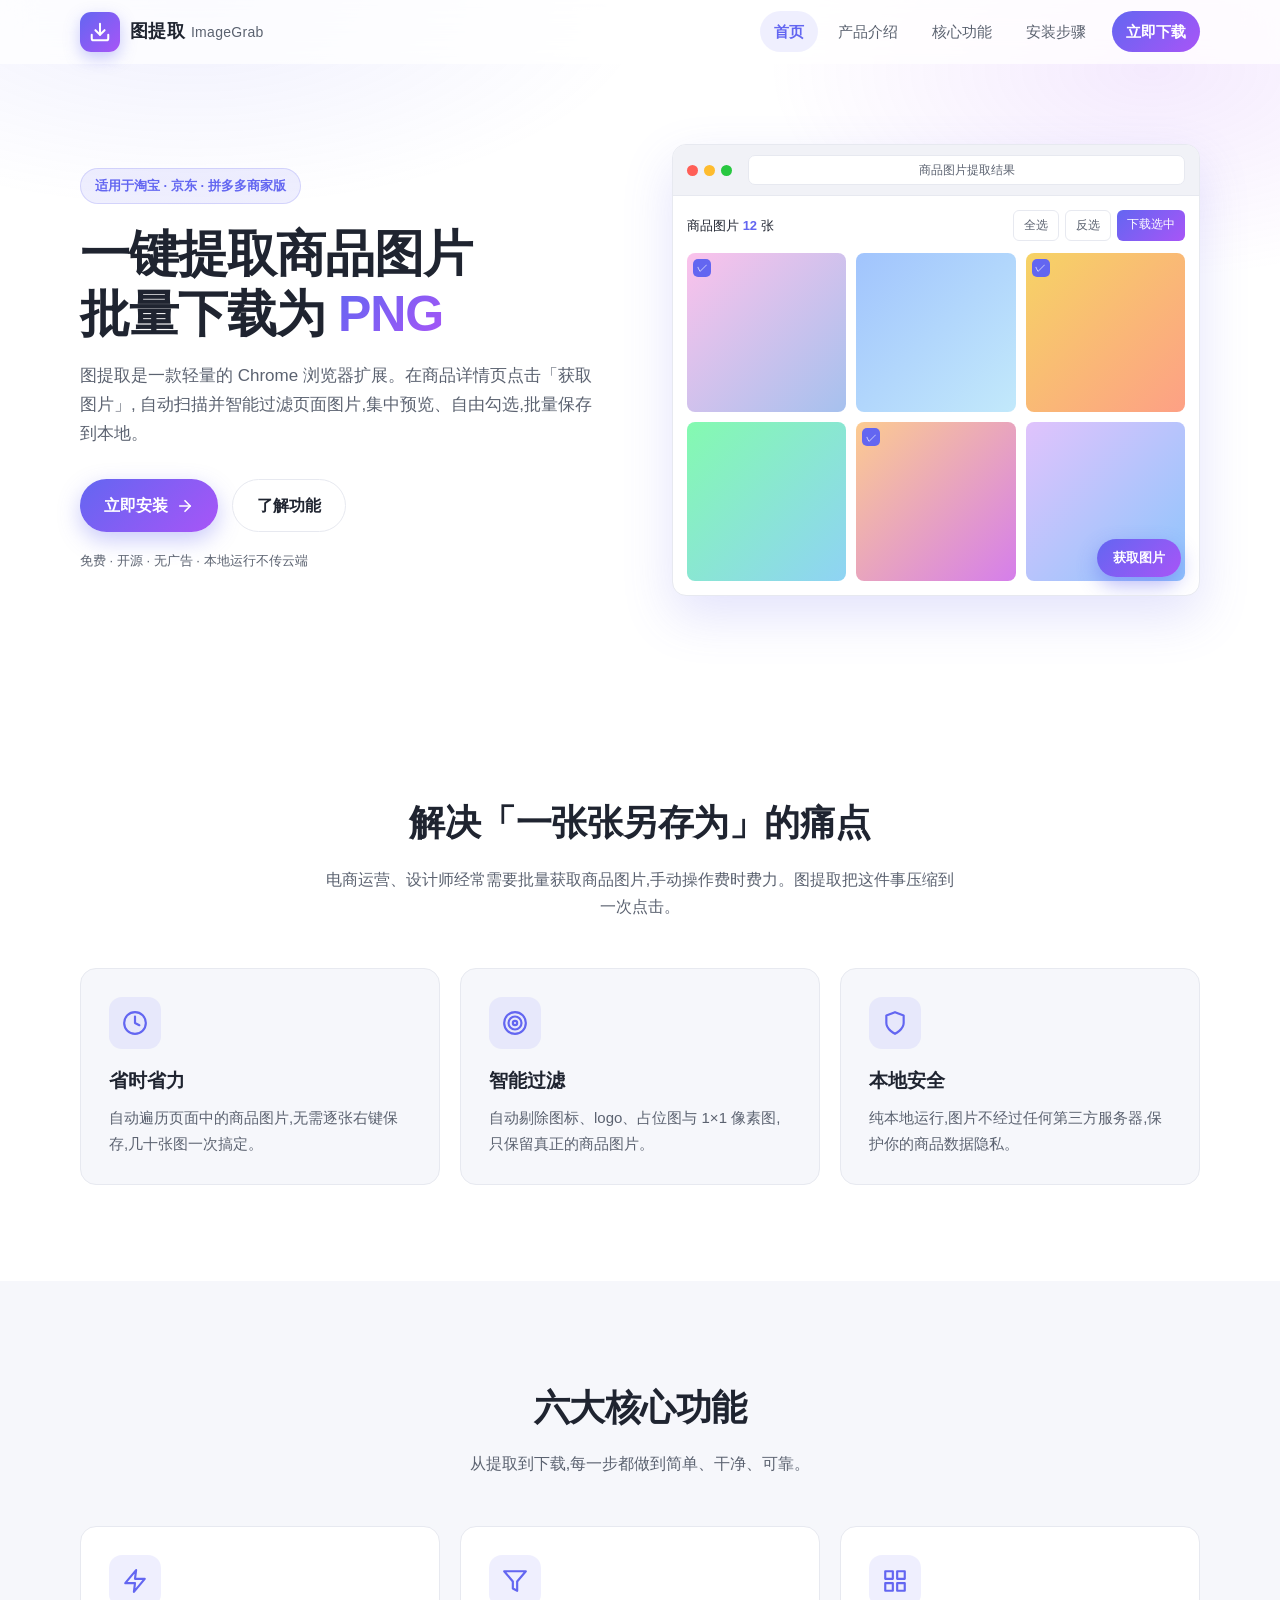
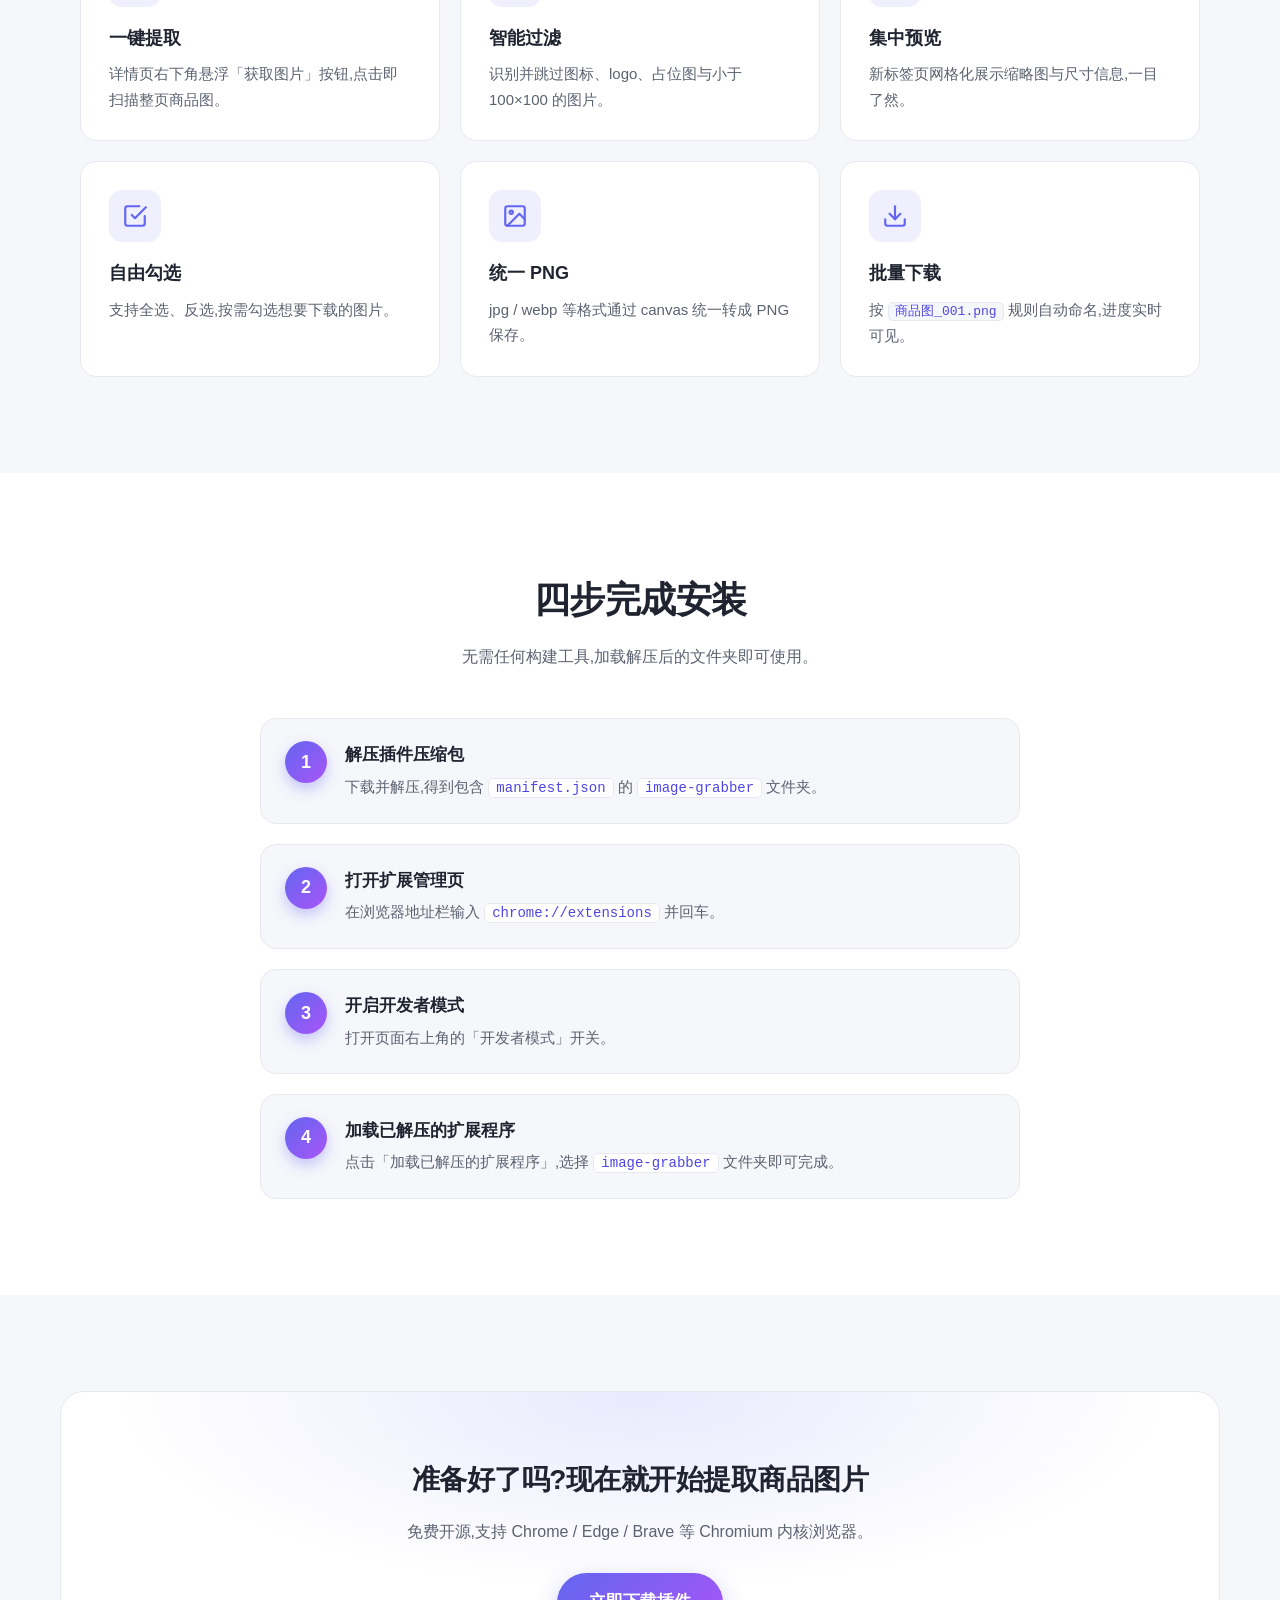
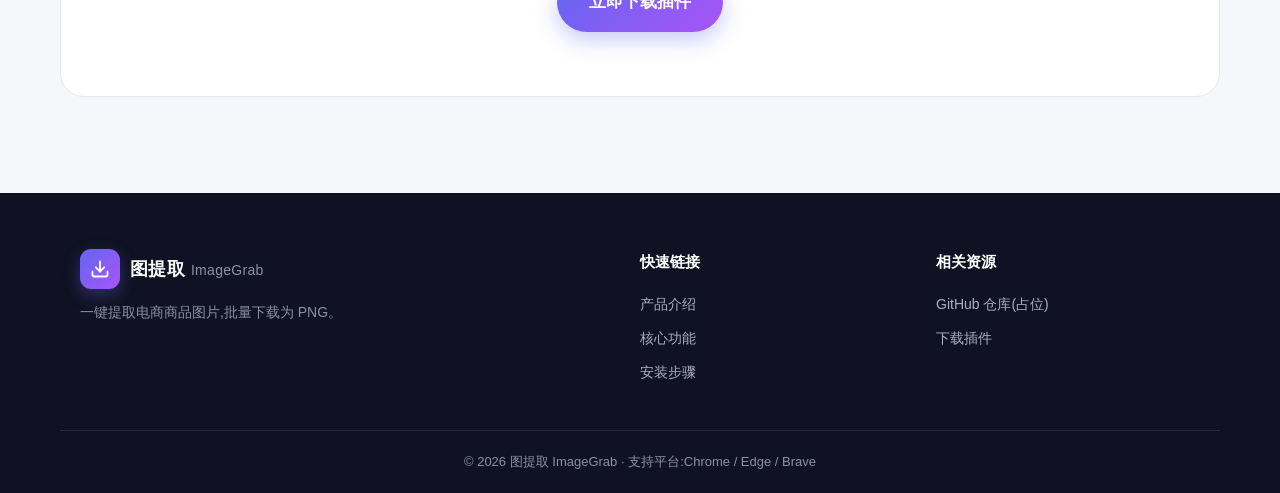
<file: docs/index.html>
<!DOCTYPE html>
<html lang="zh-CN">
<head>
  <meta charset="UTF-8">
  <meta name="viewport" content="width=device-width, initial-scale=1.0">
  <meta name="description" content="图提取 ImageGrab —— 一键提取淘宝、京东、拼多多商家版商品详情页图片,集中预览、自由勾选、批量下载为 PNG 的 Chrome 扩展。">
  <title>图提取 ImageGrab · 电商图片提取下载插件</title>
  <link rel="stylesheet" href="css/style.css">
</head>
<body>

  <!-- ===================== 顶部导航栏 ===================== -->
  <header class="navbar" id="navbar">
    <div class="container navbar-inner">
      <!-- 左侧 Logo + 产品名 -->
      <a class="brand" href="#home" aria-label="图提取 ImageGrab 首页">
        <span class="brand-logo" aria-hidden="true">
          <!-- 内联 SVG 下载图标 -->
          <svg viewBox="0 0 24 24" width="22" height="22" fill="none" stroke="currentColor" stroke-width="2.2" stroke-linecap="round" stroke-linejoin="round">
            <path d="M21 15v4a2 2 0 0 1-2 2H5a2 2 0 0 1-2-2v-4"/>
            <polyline points="7 10 12 15 17 10"/>
            <line x1="12" y1="15" x2="12" y2="3"/>
          </svg>
        </span>
        <span class="brand-name">图提取<em>ImageGrab</em></span>
      </a>

      <!-- 右侧锚点导航 -->
      <nav class="nav" id="navMenu" aria-label="主导航">
        <a href="#home" class="nav-link active">首页</a>
        <a href="#about" class="nav-link">产品介绍</a>
        <a href="#features" class="nav-link">核心功能</a>
        <a href="#install" class="nav-link">安装步骤</a>
        <a href="#download" class="nav-link nav-cta">立即下载</a>
      </nav>

      <!-- 移动端汉堡按钮 -->
      <button class="nav-toggle" id="navToggle" aria-label="打开菜单" aria-expanded="false">
        <span class="bar"></span>
        <span class="bar"></span>
        <span class="bar"></span>
      </button>
    </div>
  </header>

  <main>
    <!-- ===================== 1. Hero 首屏区 ===================== -->
    <section class="hero" id="home">
      <div class="container hero-inner">
        <div class="hero-text">
          <span class="hero-badge reveal">适用于淘宝 · 京东 · 拼多多商家版</span>
          <h1 class="hero-title reveal">一键提取商品图片<br>批量下载为 <span class="grad">PNG</span></h1>
          <p class="hero-sub reveal">
            图提取是一款轻量的 Chrome 浏览器扩展。在商品详情页点击「获取图片」,
            自动扫描并智能过滤页面图片,集中预览、自由勾选,批量保存到本地。
          </p>
          <div class="hero-actions reveal">
            <a class="btn btn-primary" href="#install">
              立即安装
              <svg viewBox="0 0 24 24" width="18" height="18" fill="none" stroke="currentColor" stroke-width="2.2" stroke-linecap="round" stroke-linejoin="round" aria-hidden="true">
                <line x1="5" y1="12" x2="19" y2="12"/><polyline points="12 5 19 12 12 19"/>
              </svg>
            </a>
            <a class="btn btn-ghost" href="#features">了解功能</a>
          </div>
          <p class="hero-note reveal">免费 · 开源 · 无广告 · 本地运行不传云端</p>
        </div>

        <!-- 插件界面示意图(纯 CSS 绘制) -->
        <div class="hero-mockup reveal">
          <div class="browser">
            <div class="browser-bar">
              <span class="dot dot-red"></span>
              <span class="dot dot-yellow"></span>
              <span class="dot dot-green"></span>
              <div class="browser-url">商品图片提取结果</div>
            </div>
            <div class="browser-body">
              <div class="mock-toolbar">
                <span class="mock-title">商品图片 <b>12</b> 张</span>
                <div class="mock-actions">
                  <span class="mock-btn">全选</span>
                  <span class="mock-btn">反选</span>
                  <span class="mock-btn mock-btn-primary">下载选中</span>
                </div>
              </div>
              <div class="mock-grid">
                <div class="mock-tile checked"><span class="tick">✓</span></div>
                <div class="mock-tile"></div>
                <div class="mock-tile checked"><span class="tick">✓</span></div>
                <div class="mock-tile"></div>
                <div class="mock-tile checked"><span class="tick">✓</span></div>
                <div class="mock-tile"></div>
              </div>
              <div class="mock-float">获取图片</div>
            </div>
          </div>
        </div>
      </div>
    </section>

    <!-- ===================== 2. 产品介绍区 ===================== -->
    <section class="about section" id="about">
      <div class="container">
        <div class="section-head reveal">
          <h2>解决「一张张另存为」的痛点</h2>
          <p>电商运营、设计师经常需要批量获取商品图片,手动操作费时费力。图提取把这件事压缩到一次点击。</p>
        </div>

        <div class="about-cards">
          <article class="about-card reveal">
            <div class="icon-box" aria-hidden="true">
              <svg viewBox="0 0 24 24" width="26" height="26" fill="none" stroke="currentColor" stroke-width="2" stroke-linecap="round" stroke-linejoin="round">
                <circle cx="12" cy="12" r="10"/><polyline points="12 6 12 12 16 14"/>
              </svg>
            </div>
            <h3>省时省力</h3>
            <p>自动遍历页面中的商品图片,无需逐张右键保存,几十张图一次搞定。</p>
          </article>

          <article class="about-card reveal">
            <div class="icon-box" aria-hidden="true">
              <svg viewBox="0 0 24 24" width="26" height="26" fill="none" stroke="currentColor" stroke-width="2" stroke-linecap="round" stroke-linejoin="round">
                <circle cx="12" cy="12" r="10"/><circle cx="12" cy="12" r="6"/><circle cx="12" cy="12" r="2"/>
              </svg>
            </div>
            <h3>智能过滤</h3>
            <p>自动剔除图标、logo、占位图与 1×1 像素图,只保留真正的商品图片。</p>
          </article>

          <article class="about-card reveal">
            <div class="icon-box" aria-hidden="true">
              <svg viewBox="0 0 24 24" width="26" height="26" fill="none" stroke="currentColor" stroke-width="2" stroke-linecap="round" stroke-linejoin="round">
                <path d="M12 22s8-4 8-10V5l-8-3-8 3v7c0 6 8 10 8 10z"/>
              </svg>
            </div>
            <h3>本地安全</h3>
            <p>纯本地运行,图片不经过任何第三方服务器,保护你的商品数据隐私。</p>
          </article>
        </div>
      </div>
    </section>

    <!-- ===================== 3. 核心功能展示区 ===================== -->
    <section class="features section" id="features">
      <div class="container">
        <div class="section-head reveal">
          <h2>六大核心功能</h2>
          <p>从提取到下载,每一步都做到简单、干净、可靠。</p>
        </div>

        <div class="features-grid">
          <article class="feature-card reveal">
            <div class="icon-box" aria-hidden="true">
              <svg viewBox="0 0 24 24" width="26" height="26" fill="none" stroke="currentColor" stroke-width="2" stroke-linecap="round" stroke-linejoin="round">
                <polygon points="13 2 3 14 12 14 11 22 21 10 12 10 13 2"/>
              </svg>
            </div>
            <h3>一键提取</h3>
            <p>详情页右下角悬浮「获取图片」按钮,点击即扫描整页商品图。</p>
          </article>

          <article class="feature-card reveal">
            <div class="icon-box" aria-hidden="true">
              <svg viewBox="0 0 24 24" width="26" height="26" fill="none" stroke="currentColor" stroke-width="2" stroke-linecap="round" stroke-linejoin="round">
                <polygon points="22 3 2 3 10 12.46 10 19 14 21 14 12.46 22 3"/>
              </svg>
            </div>
            <h3>智能过滤</h3>
            <p>识别并跳过图标、logo、占位图与小于 100×100 的图片。</p>
          </article>

          <article class="feature-card reveal">
            <div class="icon-box" aria-hidden="true">
              <svg viewBox="0 0 24 24" width="26" height="26" fill="none" stroke="currentColor" stroke-width="2" stroke-linecap="round" stroke-linejoin="round">
                <rect x="3" y="3" width="7" height="7"/><rect x="14" y="3" width="7" height="7"/>
                <rect x="14" y="14" width="7" height="7"/><rect x="3" y="14" width="7" height="7"/>
              </svg>
            </div>
            <h3>集中预览</h3>
            <p>新标签页网格化展示缩略图与尺寸信息,一目了然。</p>
          </article>

          <article class="feature-card reveal">
            <div class="icon-box" aria-hidden="true">
              <svg viewBox="0 0 24 24" width="26" height="26" fill="none" stroke="currentColor" stroke-width="2" stroke-linecap="round" stroke-linejoin="round">
                <polyline points="9 11 12 14 22 4"/><path d="M21 12v7a2 2 0 0 1-2 2H5a2 2 0 0 1-2-2V5a2 2 0 0 1 2-2h11"/>
              </svg>
            </div>
            <h3>自由勾选</h3>
            <p>支持全选、反选,按需勾选想要下载的图片。</p>
          </article>

          <article class="feature-card reveal">
            <div class="icon-box" aria-hidden="true">
              <svg viewBox="0 0 24 24" width="26" height="26" fill="none" stroke="currentColor" stroke-width="2" stroke-linecap="round" stroke-linejoin="round">
                <rect x="3" y="3" width="18" height="18" rx="2" ry="2"/><circle cx="8.5" cy="8.5" r="1.5"/><polyline points="21 15 16 10 5 21"/>
              </svg>
            </div>
            <h3>统一 PNG</h3>
            <p>jpg / webp 等格式通过 canvas 统一转成 PNG 保存。</p>
          </article>

          <article class="feature-card reveal">
            <div class="icon-box" aria-hidden="true">
              <svg viewBox="0 0 24 24" width="26" height="26" fill="none" stroke="currentColor" stroke-width="2" stroke-linecap="round" stroke-linejoin="round">
                <path d="M21 15v4a2 2 0 0 1-2 2H5a2 2 0 0 1-2-2v-4"/>
                <polyline points="7 10 12 15 17 10"/><line x1="12" y1="15" x2="12" y2="3"/>
              </svg>
            </div>
            <h3>批量下载</h3>
            <p>按 <code>商品图_001.png</code> 规则自动命名,进度实时可见。</p>
          </article>
        </div>
      </div>
    </section>

    <!-- ===================== 4. 安装步骤说明区 ===================== -->
    <section class="install section" id="install">
      <div class="container">
        <div class="section-head reveal">
          <h2>四步完成安装</h2>
          <p>无需任何构建工具,加载解压后的文件夹即可使用。</p>
        </div>

        <ol class="steps">
          <li class="step reveal">
            <span class="step-num">1</span>
            <div class="step-body">
              <h3>解压插件压缩包</h3>
              <p>下载并解压,得到包含 <code>manifest.json</code> 的 <code>image-grabber</code> 文件夹。</p>
            </div>
          </li>
          <li class="step reveal">
            <span class="step-num">2</span>
            <div class="step-body">
              <h3>打开扩展管理页</h3>
              <p>在浏览器地址栏输入 <code>chrome://extensions</code> 并回车。</p>
            </div>
          </li>
          <li class="step reveal">
            <span class="step-num">3</span>
            <div class="step-body">
              <h3>开启开发者模式</h3>
              <p>打开页面右上角的「开发者模式」开关。</p>
            </div>
          </li>
          <li class="step reveal">
            <span class="step-num">4</span>
            <div class="step-body">
              <h3>加载已解压的扩展程序</h3>
              <p>点击「加载已解压的扩展程序」,选择 <code>image-grabber</code> 文件夹即可完成。</p>
            </div>
          </li>
        </ol>
      </div>
    </section>

    <!-- ===================== 5. 底部 CTA ===================== -->
    <section class="cta section" id="download">
      <div class="container cta-inner reveal">
        <h2>准备好了吗?现在就开始提取商品图片</h2>
        <p>免费开源,支持 Chrome / Edge / Brave 等 Chromium 内核浏览器。</p>
        <a class="btn btn-primary btn-lg" href="#install">立即下载插件</a>
      </div>
    </section>
  </main>

  <!-- ===================== Footer ===================== -->
  <footer class="footer">
    <div class="container footer-inner">
      <div class="footer-brand">
        <a class="brand" href="#home">
          <span class="brand-logo" aria-hidden="true">
            <svg viewBox="0 0 24 24" width="20" height="20" fill="none" stroke="currentColor" stroke-width="2.2" stroke-linecap="round" stroke-linejoin="round">
              <path d="M21 15v4a2 2 0 0 1-2 2H5a2 2 0 0 1-2-2v-4"/>
              <polyline points="7 10 12 15 17 10"/><line x1="12" y1="15" x2="12" y2="3"/>
            </svg>
          </span>
          <span class="brand-name">图提取<em>ImageGrab</em></span>
        </a>
        <p class="footer-desc">一键提取电商商品图片,批量下载为 PNG。</p>
      </div>

      <div class="footer-links">
        <h4>快速链接</h4>
        <a href="#about">产品介绍</a>
        <a href="#features">核心功能</a>
        <a href="#install">安装步骤</a>
      </div>

      <div class="footer-links">
        <h4>相关资源</h4>
        <a href="#" aria-disabled="true" title="即将上线">GitHub 仓库(占位)</a>
        <a href="#download">下载插件</a>
      </div>
    </div>

    <div class="container footer-bottom">
      <p>© 2026 图提取 ImageGrab · 支持平台:Chrome / Edge / Brave</p>
    </div>
  </footer>

  <script src="js/main.js"></script>
</body>
</html>
</file>
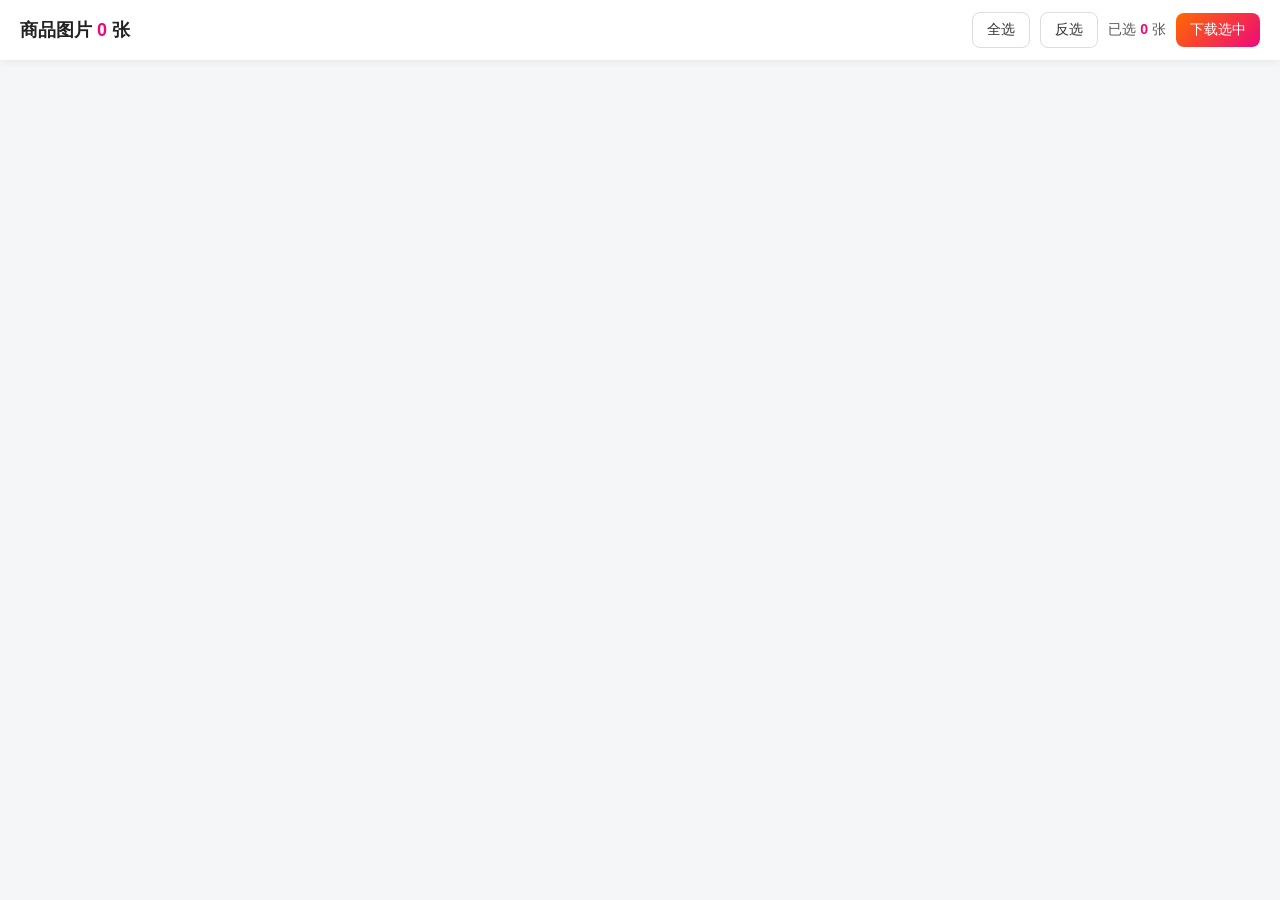
<file: gallery.html>
<!DOCTYPE html>
<html lang="zh-CN">
<head>
  <meta charset="UTF-8">
  <meta name="viewport" content="width=device-width, initial-scale=1.0">
  <title>商品图片提取结果</title>
  <link rel="stylesheet" href="gallery.css">
</head>
<body>
  <header class="toolbar">
    <div class="toolbar-inner">
      <h1 class="title">商品图片 <span id="totalCount" class="count">0</span> 张</h1>
      <div class="actions">
        <button id="btnSelectAll" class="btn">全选</button>
        <button id="btnInvert" class="btn">反选</button>
        <span class="selected-info">已选 <span id="selectedCount">0</span> 张</span>
        <button id="btnDownload" class="btn primary">下载选中</button>
      </div>
    </div>
    <div id="progressBar" class="progress hidden">
      <div class="progress-bar-bg"><div id="progressFill" class="progress-fill"></div></div>
      <span id="progressText" class="progress-text"></span>
    </div>
  </header>

  <main id="grid" class="grid"></main>
  <div id="empty" class="empty hidden">没有可展示的图片,请返回商品详情页点击「获取图片」。</div>
  <div id="toast"></div>

  <script src="gallery.js"></script>
</body>
</html>
</file>
<file: docs/css/style.css>
/* =========================================================
   style.css · 图提取 ImageGrab 官网样式
   主色调:蓝紫渐变(通过 --primary / --gradient 统一控制)
   移动优先:基础样式面向手机,再依次增强平板、桌面
   ========================================================= */

/* ---------- 主题变量 ---------- */
:root {
  /* 修改主色调只需改这两个变量,全站随之联动 */
  --primary: #6366f1;          /* 主色(靛蓝) */
  --primary-strong: #4f46e5;   /* 主色深色 */
  --accent: #a855f7;           /* 辅色(紫) */
  --gradient: linear-gradient(135deg, #6366f1 0%, #a855f7 100%);

  --bg: #ffffff;
  --bg-soft: #f6f7fb;          /* 浅灰底 */
  --text: #1f2430;
  --text-muted: #5b6270;
  --border: #e7e9f0;

  --radius: 16px;
  --radius-sm: 10px;
  --shadow: 0 8px 30px rgba(31, 36, 48, 0.08);
  --shadow-lg: 0 20px 50px rgba(99, 102, 241, 0.18);

  --nav-h: 64px;
  --max-w: 1160px;
}

/* ---------- 基础重置 ---------- */
* { margin: 0; padding: 0; box-sizing: border-box; }

html { scroll-behavior: smooth; }

body {
  font-family: -apple-system, BlinkMacSystemFont, "Segoe UI", "PingFang SC",
    "Hiragino Sans GB", "Microsoft YaHei", "Helvetica Neue", sans-serif;
  color: var(--text);
  background: var(--bg);
  line-height: 1.7;
  -webkit-font-smoothing: antialiased;
}

img, svg { display: block; }
a { text-decoration: none; color: inherit; }
button { font-family: inherit; cursor: pointer; }

/* 语义化 section 统一留白,并预留吸顶导航的锚点偏移 */
.section { padding: 72px 0; }
section[id] { scroll-margin-top: calc(var(--nav-h) + 16px); }

/* 通用容器 */
.container {
  width: 100%;
  max-width: var(--max-w);
  margin: 0 auto;
  padding: 0 20px;
}

/* 区块标题 */
.section-head {
  text-align: center;
  max-width: 640px;
  margin: 0 auto 48px;
}
.section-head h2 { font-size: 30px; font-weight: 700; letter-spacing: -0.5px; }
.section-head p { color: var(--text-muted); margin-top: 12px; font-size: 16px; }

/* 渐变色文字 */
.grad {
  background: var(--gradient);
  -webkit-background-clip: text;
  background-clip: text;
  color: transparent;
}

/* 通用按钮 */
.btn {
  display: inline-flex;
  align-items: center;
  gap: 8px;
  padding: 12px 24px;
  border-radius: 999px;
  font-size: 16px;
  font-weight: 600;
  transition: transform 0.2s ease, box-shadow 0.2s ease, background 0.2s ease;
}
.btn-primary {
  background: var(--gradient);
  color: #fff;
  box-shadow: 0 8px 22px rgba(99, 102, 241, 0.35);
}
.btn-primary:hover { transform: translateY(-2px); box-shadow: 0 12px 28px rgba(99, 102, 241, 0.45); }
.btn-ghost {
  background: #fff;
  color: var(--text);
  border: 1px solid var(--border);
}
.btn-ghost:hover { border-color: var(--primary); color: var(--primary); }
.btn-lg { padding: 15px 32px; font-size: 17px; }

/* ---------- 滚动进入视口动画 ---------- */
/* 仅在 JS 可用时隐藏初始状态,避免无 JS 时内容不可见 */
.js .reveal {
  opacity: 0;
  transform: translateY(26px);
  transition: opacity 0.6s ease, transform 0.6s ease;
}
.js .reveal.visible { opacity: 1; transform: none; }

/* =========================================================
   顶部导航栏
   ========================================================= */
.navbar {
  position: fixed;
  top: 0;
  left: 0;
  right: 0;
  z-index: 100;
  height: var(--nav-h);
  background: rgba(255, 255, 255, 0.75);
  backdrop-filter: saturate(180%) blur(16px);
  -webkit-backdrop-filter: saturate(180%) blur(16px);
  border-bottom: 1px solid transparent;
  transition: box-shadow 0.25s ease, border-color 0.25s ease;
}
/* 滚动后加强毛玻璃阴影 */
.navbar.scrolled {
  border-bottom-color: var(--border);
  box-shadow: 0 6px 24px rgba(31, 36, 48, 0.06);
}

.navbar-inner {
  height: 100%;
  display: flex;
  align-items: center;
  justify-content: space-between;
}

.brand { display: inline-flex; align-items: center; gap: 10px; }
.brand-logo {
  width: 40px;
  height: 40px;
  border-radius: 11px;
  background: var(--gradient);
  color: #fff;
  display: flex;
  align-items: center;
  justify-content: center;
  box-shadow: 0 6px 16px rgba(99, 102, 241, 0.35);
}
.brand-name { font-size: 18px; font-weight: 700; letter-spacing: 0.3px; }
.brand-name em { font-style: normal; font-weight: 500; color: var(--text-muted); margin-left: 6px; font-size: 14px; }

/* 桌面端导航链接 */
.nav { display: flex; align-items: center; gap: 6px; }
.nav-link {
  padding: 8px 14px;
  border-radius: 999px;
  font-size: 15px;
  color: var(--text-muted);
  transition: color 0.2s, background 0.2s;
}
.nav-link:hover { color: var(--primary); }
.nav-link.active { color: var(--primary); background: rgba(99, 102, 241, 0.1); font-weight: 600; }
.nav-link.nav-cta {
  margin-left: 6px;
  background: var(--gradient);
  color: #fff;
  font-weight: 600;
}
.nav-link.nav-cta:hover { color: #fff; box-shadow: 0 6px 16px rgba(99, 102, 241, 0.35); }

/* 汉堡按钮(默认隐藏,移动端显示) */
.nav-toggle {
  display: none;
  flex-direction: column;
  gap: 5px;
  background: none;
  border: none;
  padding: 6px;
}
.nav-toggle .bar {
  width: 24px;
  height: 2px;
  background: var(--text);
  border-radius: 2px;
  transition: transform 0.3s ease, opacity 0.3s ease;
}
/* 打开状态,三横变 X */
.nav-toggle.active .bar:nth-child(1) { transform: translateY(7px) rotate(45deg); }
.nav-toggle.active .bar:nth-child(2) { opacity: 0; }
.nav-toggle.active .bar:nth-child(3) { transform: translateY(-7px) rotate(-45deg); }

/* =========================================================
   Hero 首屏区
   ========================================================= */
.hero {
  padding: calc(var(--nav-h) + 56px) 0 72px;
  background:
    radial-gradient(60% 50% at 15% 0%, rgba(99, 102, 241, 0.10), transparent 60%),
    radial-gradient(50% 50% at 90% 10%, rgba(168, 85, 247, 0.12), transparent 60%),
    var(--bg);
  overflow: hidden;
}
.hero-inner {
  display: flex;
  flex-direction: column;
  align-items: center;
  gap: 48px;
}
.hero-text { text-align: center; max-width: 620px; }

.hero-badge {
  display: inline-block;
  padding: 6px 14px;
  border-radius: 999px;
  font-size: 13px;
  font-weight: 600;
  color: var(--primary);
  background: rgba(99, 102, 241, 0.1);
  border: 1px solid rgba(99, 102, 241, 0.2);
  margin-bottom: 20px;
}
.hero-title {
  font-size: 38px;
  font-weight: 800;
  letter-spacing: -1px;
  line-height: 1.2;
}
.hero-sub {
  color: var(--text-muted);
  font-size: 17px;
  margin-top: 18px;
}
.hero-actions {
  display: flex;
  justify-content: center;
  flex-wrap: wrap;
  gap: 14px;
  margin-top: 30px;
}
.hero-note { margin-top: 18px; font-size: 13px; color: var(--text-muted); }

/* 插件界面示意图 */
.hero-mockup { width: 100%; max-width: 560px; }
.browser {
  background: #fff;
  border-radius: 14px;
  box-shadow: var(--shadow-lg);
  overflow: hidden;
  border: 1px solid var(--border);
}
.browser-bar {
  display: flex;
  align-items: center;
  gap: 6px;
  padding: 10px 14px;
  background: #f1f2f7;
  border-bottom: 1px solid var(--border);
}
.dot { width: 11px; height: 11px; border-radius: 50%; }
.dot-red { background: #ff5f57; }
.dot-yellow { background: #febc2e; }
.dot-green { background: #28c840; }
.browser-url {
  flex: 1;
  margin-left: 10px;
  background: #fff;
  border: 1px solid var(--border);
  border-radius: 7px;
  padding: 4px 12px;
  font-size: 12px;
  color: var(--text-muted);
  text-align: center;
}
.browser-body { position: relative; padding: 14px; }

.mock-toolbar {
  display: flex;
  align-items: center;
  justify-content: space-between;
  gap: 8px;
  flex-wrap: wrap;
  margin-bottom: 12px;
}
.mock-title { font-size: 13px; color: var(--text); }
.mock-title b { color: var(--primary); }
.mock-actions { display: flex; gap: 6px; }
.mock-btn {
  font-size: 12px;
  padding: 4px 10px;
  border: 1px solid var(--border);
  border-radius: 6px;
  color: var(--text-muted);
}
.mock-btn-primary { background: var(--gradient); color: #fff; border: none; }

/* 示意图中的缩略图网格 */
.mock-grid {
  display: grid;
  grid-template-columns: repeat(3, 1fr);
  gap: 10px;
}
.mock-tile {
  aspect-ratio: 1 / 1;
  border-radius: 8px;
  position: relative;
  /* 用不同渐变色块模拟图片 */
  background: linear-gradient(135deg, #fbc2eb, #a6c1ee);
}
.mock-tile:nth-child(2) { background: linear-gradient(135deg, #a1c4fd, #c2e9fb); }
.mock-tile:nth-child(3) { background: linear-gradient(135deg, #f6d365, #fda085); }
.mock-tile:nth-child(4) { background: linear-gradient(135deg, #84fab0, #8fd3f4); }
.mock-tile:nth-child(5) { background: linear-gradient(135deg, #fccb90, #d57eeb); }
.mock-tile:nth-child(6) { background: linear-gradient(135deg, #e0c3fc, #8ec5fc); }
.mock-tile .tick {
  position: absolute;
  top: 6px;
  left: 6px;
  width: 18px;
  height: 18px;
  border-radius: 5px;
  background: var(--primary);
  color: #fff;
  font-size: 11px;
  display: flex;
  align-items: center;
  justify-content: center;
}

/* 示意图右下角悬浮按钮 */
.mock-float {
  position: absolute;
  right: 18px;
  bottom: 18px;
  padding: 8px 16px;
  border-radius: 999px;
  background: var(--gradient);
  color: #fff;
  font-size: 13px;
  font-weight: 600;
  box-shadow: 0 8px 20px rgba(99, 102, 241, 0.45);
}

/* =========================================================
   产品介绍区
   ========================================================= */
.about { background: var(--bg); }
.about-cards {
  display: grid;
  grid-template-columns: 1fr;
  gap: 20px;
}
.about-card {
  background: var(--bg-soft);
  border: 1px solid var(--border);
  border-radius: var(--radius);
  padding: 28px;
  transition: transform 0.2s ease, box-shadow 0.2s ease;
}
.about-card:hover { transform: translateY(-4px); box-shadow: var(--shadow); }
.about-card h3 { font-size: 19px; margin: 16px 0 8px; }
.about-card p { color: var(--text-muted); font-size: 15px; }

/* 图标容器(通用) */
.icon-box {
  width: 52px;
  height: 52px;
  border-radius: 13px;
  background: rgba(99, 102, 241, 0.1);
  color: var(--primary);
  display: flex;
  align-items: center;
  justify-content: center;
}

/* =========================================================
   核心功能展示区
   ========================================================= */
.features { background: var(--bg-soft); }
.features-grid {
  display: grid;
  grid-template-columns: 1fr;
  gap: 20px;
}
.feature-card {
  background: #fff;
  border: 1px solid var(--border);
  border-radius: var(--radius);
  padding: 28px;
  transition: transform 0.2s ease, box-shadow 0.2s ease;
}
.feature-card:hover { transform: translateY(-4px); box-shadow: var(--shadow-lg); }
.feature-card h3 { font-size: 18px; margin: 16px 0 8px; }
.feature-card p { color: var(--text-muted); font-size: 15px; }
.feature-card code {
  font-family: ui-monospace, "SFMono-Regular", Consolas, "Liberation Mono", monospace;
  background: var(--bg-soft);
  border: 1px solid var(--border);
  border-radius: 5px;
  padding: 1px 6px;
  font-size: 13px;
  color: var(--primary-strong);
}

/* =========================================================
   安装步骤区
   ========================================================= */
.install { background: var(--bg); }
.steps {
  list-style: none;
  display: flex;
  flex-direction: column;
  gap: 20px;
  max-width: 760px;
  margin: 0 auto;
}
.step {
  display: flex;
  gap: 18px;
  align-items: flex-start;
  background: var(--bg-soft);
  border: 1px solid var(--border);
  border-radius: var(--radius);
  padding: 22px 24px;
}
.step-num {
  flex: none;
  width: 42px;
  height: 42px;
  border-radius: 50%;
  background: var(--gradient);
  color: #fff;
  font-size: 18px;
  font-weight: 700;
  display: flex;
  align-items: center;
  justify-content: center;
  box-shadow: 0 6px 14px rgba(99, 102, 241, 0.35);
}
.step-body h3 { font-size: 17px; margin-bottom: 4px; }
.step-body p { color: var(--text-muted); font-size: 15px; }
.step code {
  font-family: ui-monospace, "SFMono-Regular", Consolas, "Liberation Mono", monospace;
  background: #fff;
  border: 1px solid var(--border);
  border-radius: 5px;
  padding: 1px 7px;
  font-size: 14px;
  color: var(--primary-strong);
  word-break: break-all;
}

/* =========================================================
   底部 CTA
   ========================================================= */
.cta { background: var(--bg-soft); }
.cta-inner {
  text-align: center;
  padding: 64px 24px;
  border-radius: 24px;
  background:
    radial-gradient(70% 100% at 50% 0%, rgba(99, 102, 241, 0.14), transparent 65%),
    #fff;
  border: 1px solid var(--border);
}
.cta-inner h2 { font-size: 28px; font-weight: 800; letter-spacing: -0.5px; }
.cta-inner p { color: var(--text-muted); margin: 14px 0 28px; font-size: 16px; }

/* =========================================================
   Footer
   ========================================================= */
.footer { background: #101223; color: #cfd3e0; padding: 56px 0 0; }
.footer-inner {
  display: grid;
  grid-template-columns: 1fr;
  gap: 32px;
  padding-bottom: 40px;
}
.footer .brand-name { color: #fff; }
.footer .brand-name em { color: #8b90a3; }
.footer-desc { color: #8b90a3; margin-top: 12px; font-size: 14px; }

.footer-links h4 { color: #fff; font-size: 15px; margin-bottom: 14px; }
.footer-links a {
  display: block;
  color: #aab0c0;
  font-size: 14px;
  padding: 5px 0;
  transition: color 0.2s;
}
.footer-links a:hover { color: #fff; }

.footer-bottom {
  border-top: 1px solid rgba(255, 255, 255, 0.1);
  padding: 20px;
  text-align: center;
}
.footer-bottom p { color: #8b90a3; font-size: 13px; }

/* =========================================================
   响应式断点
   ========================================================= */

/* 平板(≥768px):双列布局 */
@media (min-width: 768px) {
  .section { padding: 96px 0; }
  .section-head h2 { font-size: 36px; }
  .about-cards { grid-template-columns: repeat(3, 1fr); }
  .features-grid { grid-template-columns: repeat(2, 1fr); }
  .hero-title { font-size: 50px; }
  .footer-inner { grid-template-columns: 2fr 1fr 1fr; }
}

/* 桌面(≥1024px):三列布局 + 更大的 Hero 排版 */
@media (min-width: 1024px) {
  .features-grid { grid-template-columns: repeat(3, 1fr); }
  .hero { padding: calc(var(--nav-h) + 80px) 0 100px; }
  .hero-inner {
    flex-direction: row;
    text-align: left;
    gap: 64px;
  }
  .hero-text { text-align: left; flex: 1; max-width: 560px; }
  .hero-actions { justify-content: flex-start; }
  .hero-mockup { flex: 1; max-width: none; }
}

/* 移动端(<768px):汉堡菜单展开 */
@media (max-width: 767.98px) {
  .nav-toggle { display: flex; }

  .nav {
    position: fixed;
    top: var(--nav-h);
    left: 0;
    right: 0;
    flex-direction: column;
    align-items: stretch;
    gap: 4px;
    padding: 16px 20px 24px;
    background: rgba(255, 255, 255, 0.98);
    backdrop-filter: blur(16px);
    -webkit-backdrop-filter: blur(16px);
    border-bottom: 1px solid var(--border);
    box-shadow: 0 20px 40px rgba(31, 36, 48, 0.1);
    transform: translateY(-120%);
    opacity: 0;
    visibility: hidden;
    transition: transform 0.3s ease, opacity 0.3s ease, visibility 0.3s;
  }
  .nav.open {
    transform: translateY(0);
    opacity: 1;
    visibility: visible;
  }
  .nav-link { padding: 13px 16px; font-size: 16px; border-radius: 10px; }
  .nav-link.nav-cta { margin-left: 0; }
}

/* 超小屏(≤340px)兜底,保证 320px 可用 */
@media (max-width: 340px) {
  .hero-title { font-size: 30px; }
  .hero-actions { flex-direction: column; align-items: stretch; }
  .btn { justify-content: center; }
  .mock-grid { grid-template-columns: repeat(2, 1fr); }
}
</file>
<file: gallery.css>
* { box-sizing: border-box; }

body {
  margin: 0;
  font-family: -apple-system, "Segoe UI", "PingFang SC", "Microsoft YaHei", sans-serif;
  background: #f5f6f8;
  color: #222;
}

/* ===================== 顶栏 ===================== */
.toolbar {
  position: sticky;
  top: 0;
  z-index: 10;
  background: #fff;
  box-shadow: 0 2px 8px rgba(0, 0, 0, 0.06);
  padding: 12px 20px;
}

.toolbar-inner {
  display: flex;
  align-items: center;
  justify-content: space-between;
  flex-wrap: wrap;
  gap: 10px;
}

.title { font-size: 18px; margin: 0; font-weight: 600; }
.title .count { color: #ee0979; }

.actions {
  display: flex;
  align-items: center;
  gap: 10px;
  flex-wrap: wrap;
}

.selected-info { font-size: 14px; color: #555; }
.selected-info span { color: #ee0979; font-weight: 600; }

.btn {
  border: 1px solid #ddd;
  background: #fff;
  color: #333;
  padding: 8px 14px;
  border-radius: 8px;
  cursor: pointer;
  font-size: 14px;
  transition: all 0.15s;
}

.btn:hover { border-color: #ee0979; color: #ee0979; }

.btn.primary {
  background: linear-gradient(135deg, #ff6a00, #ee0979);
  color: #fff;
  border: none;
}
.btn.primary:hover { opacity: 0.92; color: #fff; }

.btn:disabled { opacity: 0.5; cursor: not-allowed; }

/* ===================== 进度条 ===================== */
.progress { margin-top: 10px; }
.progress.hidden { display: none; }

.progress-bar-bg {
  height: 8px;
  background: #eee;
  border-radius: 4px;
  overflow: hidden;
}

.progress-fill {
  height: 100%;
  width: 0;
  background: linear-gradient(90deg, #ff6a00, #ee0979);
  border-radius: 4px;
  transition: width 0.2s;
}

.progress-text {
  display: block;
  font-size: 13px;
  color: #666;
  margin-top: 6px;
}

/* ===================== 图片网格 ===================== */
.grid {
  display: grid;
  grid-template-columns: repeat(auto-fill, minmax(180px, 1fr));
  gap: 14px;
  padding: 20px;
}

.card {
  background: #fff;
  border-radius: 10px;
  overflow: hidden;
  box-shadow: 0 1px 4px rgba(0, 0, 0, 0.08);
  position: relative;
  transition: transform 0.15s, box-shadow 0.15s;
}

.card:hover {
  transform: translateY(-3px);
  box-shadow: 0 6px 16px rgba(0, 0, 0, 0.12);
}

.thumb-wrap {
  position: relative;
  aspect-ratio: 1 / 1;
  background: #f0f0f0;
}

.thumb-wrap img {
  width: 100%;
  height: 100%;
  object-fit: contain;
  display: block;
}

/* 自定义复选框 */
.check { position: absolute; top: 8px; left: 8px; cursor: pointer; }
.check input { display: none; }

.checkmark {
  width: 22px;
  height: 22px;
  border-radius: 6px;
  background: rgba(255, 255, 255, 0.92);
  border: 2px solid #ccc;
  display: flex;
  align-items: center;
  justify-content: center;
  transition: all 0.15s;
}

.checkmark::after {
  content: '';
  width: 10px;
  height: 6px;
  border-left: 2px solid #fff;
  border-bottom: 2px solid #fff;
  transform: rotate(-45deg) scale(0);
  transition: transform 0.15s;
}

.check input:checked + .checkmark { background: #ee0979; border-color: #ee0979; }
.check input:checked + .checkmark::after { transform: rotate(-45deg) scale(1); }

/* 尺寸角标 */
.badge {
  position: absolute;
  bottom: 6px;
  right: 6px;
  background: rgba(0, 0, 0, 0.55);
  color: #fff;
  font-size: 11px;
  padding: 2px 6px;
  border-radius: 4px;
}

.card-meta {
  padding: 8px 10px;
  font-size: 12px;
  color: #777;
}

/* ===================== 下载状态标记 ===================== */
.card.downloading .thumb-wrap::after {
  content: '下载中';
  position: absolute;
  inset: 0;
  background: rgba(255, 255, 255, 0.7);
  color: #ee0979;
  display: flex;
  align-items: center;
  justify-content: center;
  font-size: 13px;
}

.card.done .thumb-wrap::after {
  content: '✓';
  position: absolute;
  top: 8px;
  right: 8px;
  width: 22px;
  height: 22px;
  border-radius: 50%;
  background: #28a745;
  color: #fff;
  display: flex;
  align-items: center;
  justify-content: center;
  font-size: 14px;
}

.card.failed .thumb-wrap { outline: 2px solid #e74c3c; }
.card.failed .thumb-wrap::after {
  content: '失败';
  position: absolute;
  top: 8px;
  right: 8px;
  background: #e74c3c;
  color: #fff;
  padding: 2px 6px;
  border-radius: 4px;
  font-size: 12px;
}

/* ===================== 空状态 ===================== */
.empty {
  text-align: center;
  color: #999;
  padding: 60px 20px;
  font-size: 16px;
}
.empty.hidden { display: none; }

/* ===================== toast ===================== */
#toast {
  position: fixed;
  left: 50%;
  bottom: 30px;
  transform: translateX(-50%) translateY(10px);
  background: rgba(0, 0, 0, 0.82);
  color: #fff;
  padding: 12px 20px;
  border-radius: 8px;
  font-size: 14px;
  opacity: 0;
  pointer-events: none;
  transition: all 0.25s;
  z-index: 100;
}
#toast.show {
  opacity: 1;
  transform: translateX(-50%) translateY(0);
}
</file>
